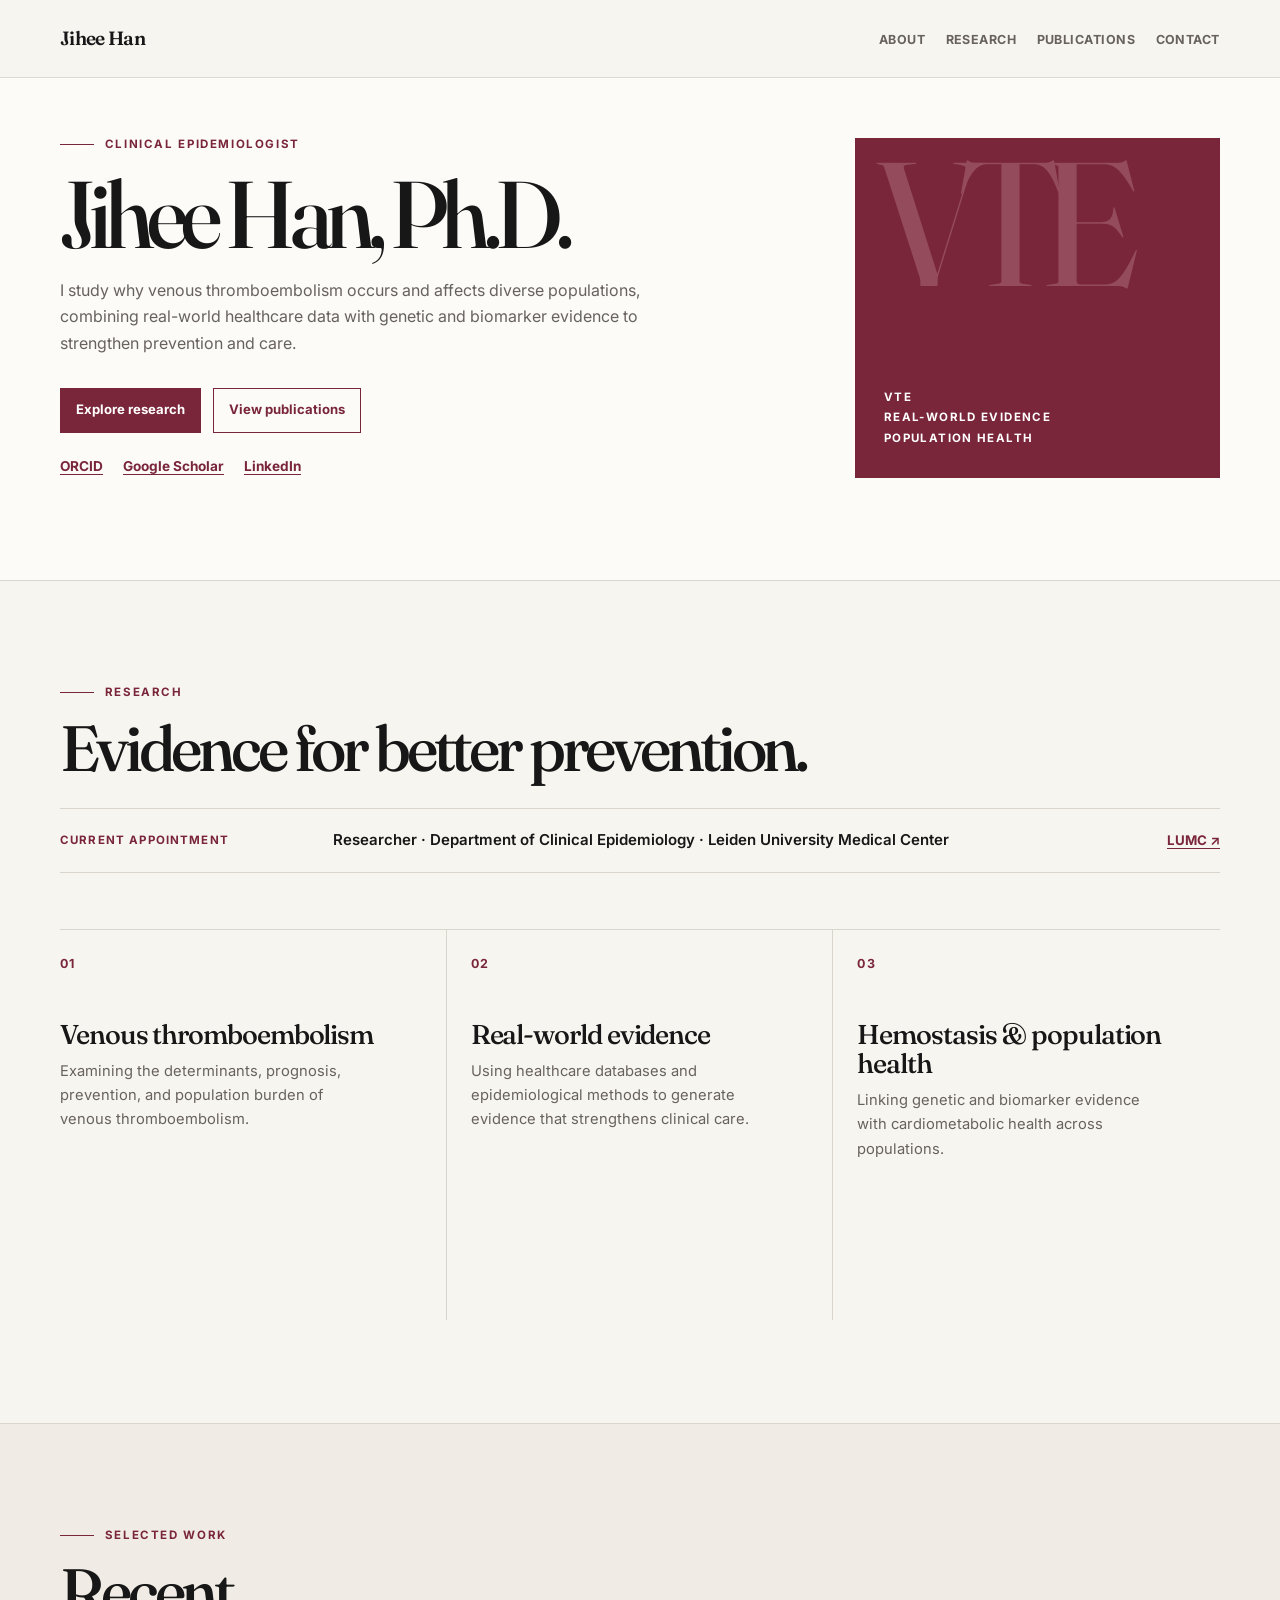
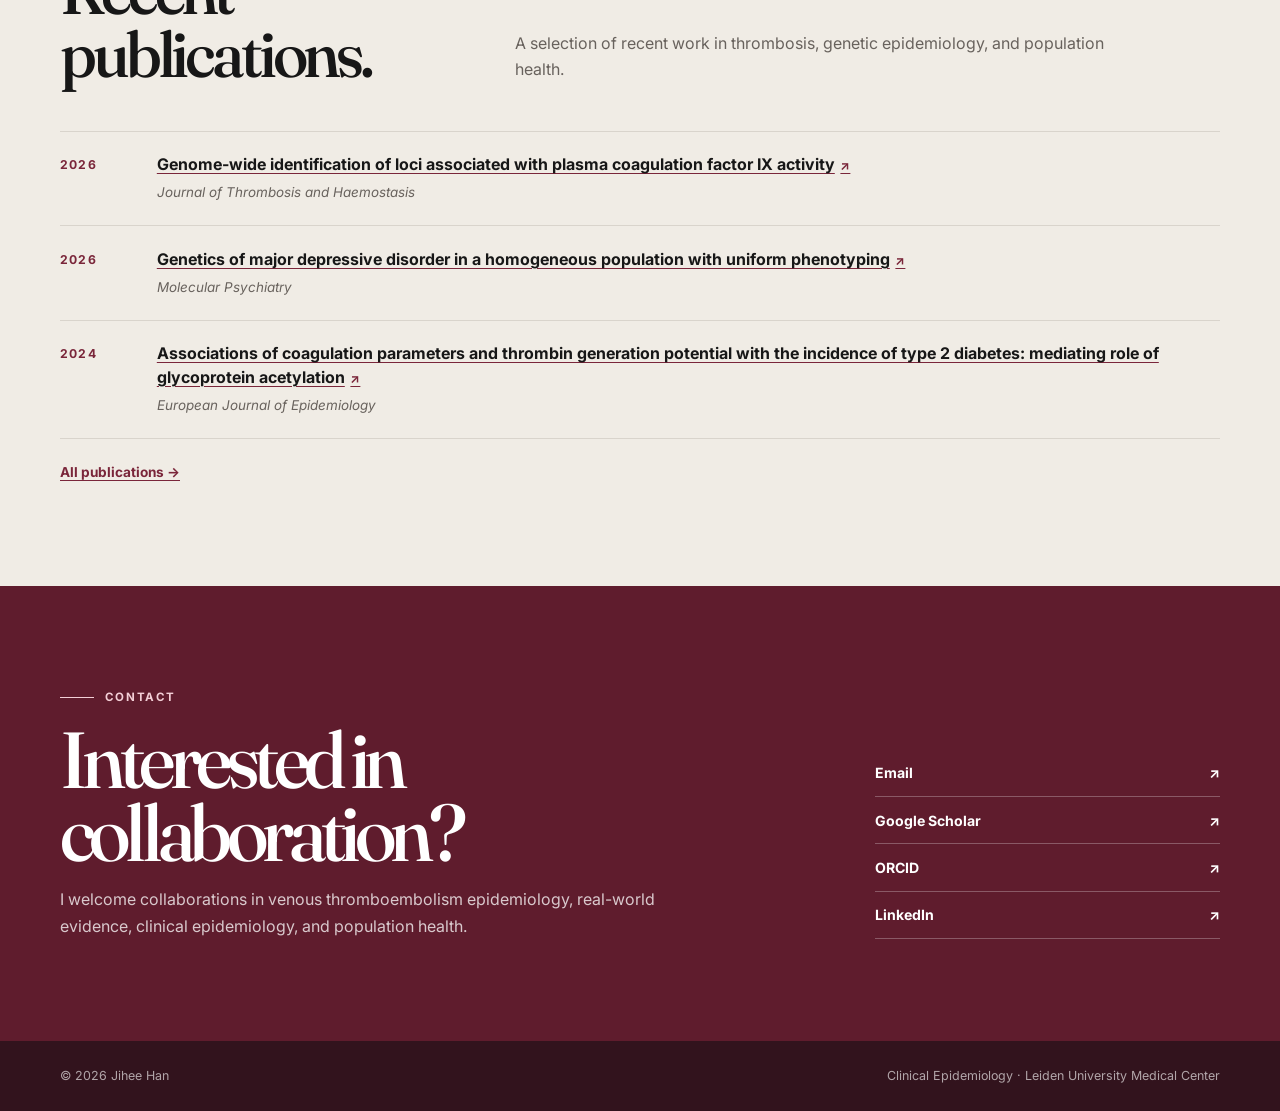
<file: index.html>
<!DOCTYPE html>
<html lang="en">
<head>
  <meta charset="utf-8">
  <meta name="viewport" content="width=device-width, initial-scale=1">
  <meta name="description" content="Jihee Han is a clinical epidemiologist studying venous thromboembolism, hemostasis, real-world data, and population health.">
  <meta property="og:title" content="Jihee Han | Clinical Epidemiologist">
  <meta property="og:description" content="Research portfolio of Jihee Han, clinical epidemiologist at Leiden University Medical Center.">
  <meta property="og:type" content="website">
  <meta property="og:url" content="https://jiheehann.github.io/">
  <title>Jihee Han | Clinical Epidemiologist</title>
  <link rel="preconnect" href="https://fonts.googleapis.com">
  <link rel="preconnect" href="https://fonts.gstatic.com" crossorigin>
  <link href="https://fonts.googleapis.com/css2?family=Fraunces:opsz,wght@9..144,400;9..144,500;9..144,600&amp;family=Inter:wght@400;500;600;700&amp;display=swap" rel="stylesheet">
  <link rel="stylesheet" href="styles.css">
</head>
<body>
  <a class="skip-link" href="#main-content">Skip to content</a>

  <header class="site-header">
    <div class="container header-content">
      <a class="wordmark" href="index.html" aria-current="page">Jihee Han</a>
      <nav class="primary-nav" aria-label="Primary navigation">
        <ul>
          <li><a href="about.html">About</a></li>
          <li><a href="research.html">Research</a></li>
          <li><a href="publications.html">Publications</a></li>
          <li><a href="#contact">Contact</a></li>
        </ul>
      </nav>
    </div>
  </header>

  <main id="main-content">
    <section class="home-hero" aria-labelledby="page-title">
      <div class="container home-hero-grid">
        <div class="hero-copy">
          <p class="eyebrow">Clinical epidemiologist</p>
          <h1 id="page-title">Jihee Han, Ph.D.</h1>
          <p>I study why venous thromboembolism occurs and affects diverse populations, combining real-world healthcare data with genetic and biomarker evidence to strengthen prevention and care.</p>
          <div class="hero-actions">
            <a class="button" href="research.html">Explore research</a>
            <a class="button secondary" href="publications.html">View publications</a>
          </div>
          <div class="profile-links" aria-label="Professional profiles">
            <a href="https://orcid.org/0000-0002-0166-2386" target="_blank" rel="noopener noreferrer">ORCID</a>
            <a href="https://scholar.google.com/citations?user=DNsSAhMAAAAJ&amp;hl=en" target="_blank" rel="noopener noreferrer">Google Scholar</a>
            <a href="https://www.linkedin.com/in/jihee-han-b3298b15b/" target="_blank" rel="noopener noreferrer">LinkedIn</a>
          </div>
        </div>
        <aside class="hero-mark" aria-hidden="true">
          <p>VTE<br>Real-world evidence<br>Population health</p>
        </aside>
      </div>
    </section>

    <section class="section" aria-labelledby="research-overview-heading">
      <div class="container">
        <div class="section-head compact">
          <div>
            <p class="section-label">Research</p>
            <h2 id="research-overview-heading">Evidence for better prevention.</h2>
          </div>
        </div>

        <div class="appointment-line" aria-label="Current affiliation">
          <span>Current appointment</span>
          <p>Researcher · Department of Clinical Epidemiology · Leiden University Medical Center</p>
          <a href="https://www.lumc.nl/en/" target="_blank" rel="noopener noreferrer">LUMC ↗</a>
        </div>

        <div class="focus-grid">
          <article class="focus-card">
            <span class="focus-number">01</span>
            <h3>Venous thromboembolism</h3>
            <p>Examining the determinants, prognosis, prevention, and population burden of venous thromboembolism.</p>
          </article>
          <article class="focus-card">
            <span class="focus-number">02</span>
            <h3>Real-world evidence</h3>
            <p>Using healthcare databases and epidemiological methods to generate evidence that strengthens clinical care.</p>
          </article>
          <article class="focus-card">
            <span class="focus-number">03</span>
            <h3>Hemostasis &amp; population health</h3>
            <p>Linking genetic and biomarker evidence with cardiometabolic health across populations.</p>
          </article>
        </div>
      </div>
    </section>

    <section class="section section-muted" aria-labelledby="selected-work-heading">
      <div class="container">
        <div class="section-head">
          <div>
            <p class="section-label">Selected work</p>
            <h2 id="selected-work-heading">Recent publications.</h2>
          </div>
          <p class="section-intro">A selection of recent work in thrombosis, genetic epidemiology, and population health.</p>
        </div>

        <ol class="featured-publications">
          <li>
            <time datetime="2026">2026</time>
            <div>
              <h3><a href="https://www.jthjournal.org/article/S1538-7836%2825%2900668-3/abstract" target="_blank" rel="noopener noreferrer">Genome-wide identification of loci associated with plasma coagulation factor IX activity</a></h3>
              <p><cite>Journal of Thrombosis and Haemostasis</cite></p>
            </div>
          </li>
          <li>
            <time datetime="2026">2026</time>
            <div>
              <h3><a href="https://www.nature.com/articles/s41380-026-03666-5" target="_blank" rel="noopener noreferrer">Genetics of major depressive disorder in a homogeneous population with uniform phenotyping</a></h3>
              <p><cite>Molecular Psychiatry</cite></p>
            </div>
          </li>
          <li>
            <time datetime="2024">2024</time>
            <div>
              <h3><a href="https://link.springer.com/article/10.1007/s10654-024-01162-0" target="_blank" rel="noopener noreferrer">Associations of coagulation parameters and thrombin generation potential with the incidence of type 2 diabetes: mediating role of glycoprotein acetylation</a></h3>
              <p><cite>European Journal of Epidemiology</cite></p>
            </div>
          </li>
        </ol>

        <div class="profile-links">
          <a href="publications.html">All publications →</a>
        </div>
      </div>
    </section>

    <section id="contact" class="contact-section" aria-labelledby="contact-heading">
      <div class="container contact-panel">
        <div>
          <p class="section-label">Contact</p>
          <h2 id="contact-heading">Interested in collaboration?</h2>
          <p>I welcome collaborations in venous thromboembolism epidemiology, real-world evidence, clinical epidemiology, and population health.</p>
        </div>
        <ul class="contact-links" aria-label="Contact and professional profiles">
          <li><a href="mailto:j.han@lumc.nl">Email</a></li>
          <li><a href="https://scholar.google.com/citations?user=DNsSAhMAAAAJ&amp;hl=en" target="_blank" rel="noopener noreferrer">Google Scholar</a></li>
          <li><a href="https://orcid.org/0000-0002-0166-2386" target="_blank" rel="noopener noreferrer">ORCID</a></li>
          <li><a href="https://www.linkedin.com/in/jihee-han-b3298b15b/" target="_blank" rel="noopener noreferrer">LinkedIn</a></li>
        </ul>
      </div>
    </section>
  </main>

  <footer>
    <div class="container footer-content">
      <span>© 2026 Jihee Han</span>
      <span>Clinical Epidemiology · Leiden University Medical Center</span>
    </div>
  </footer>
</body>
</html>
</file>
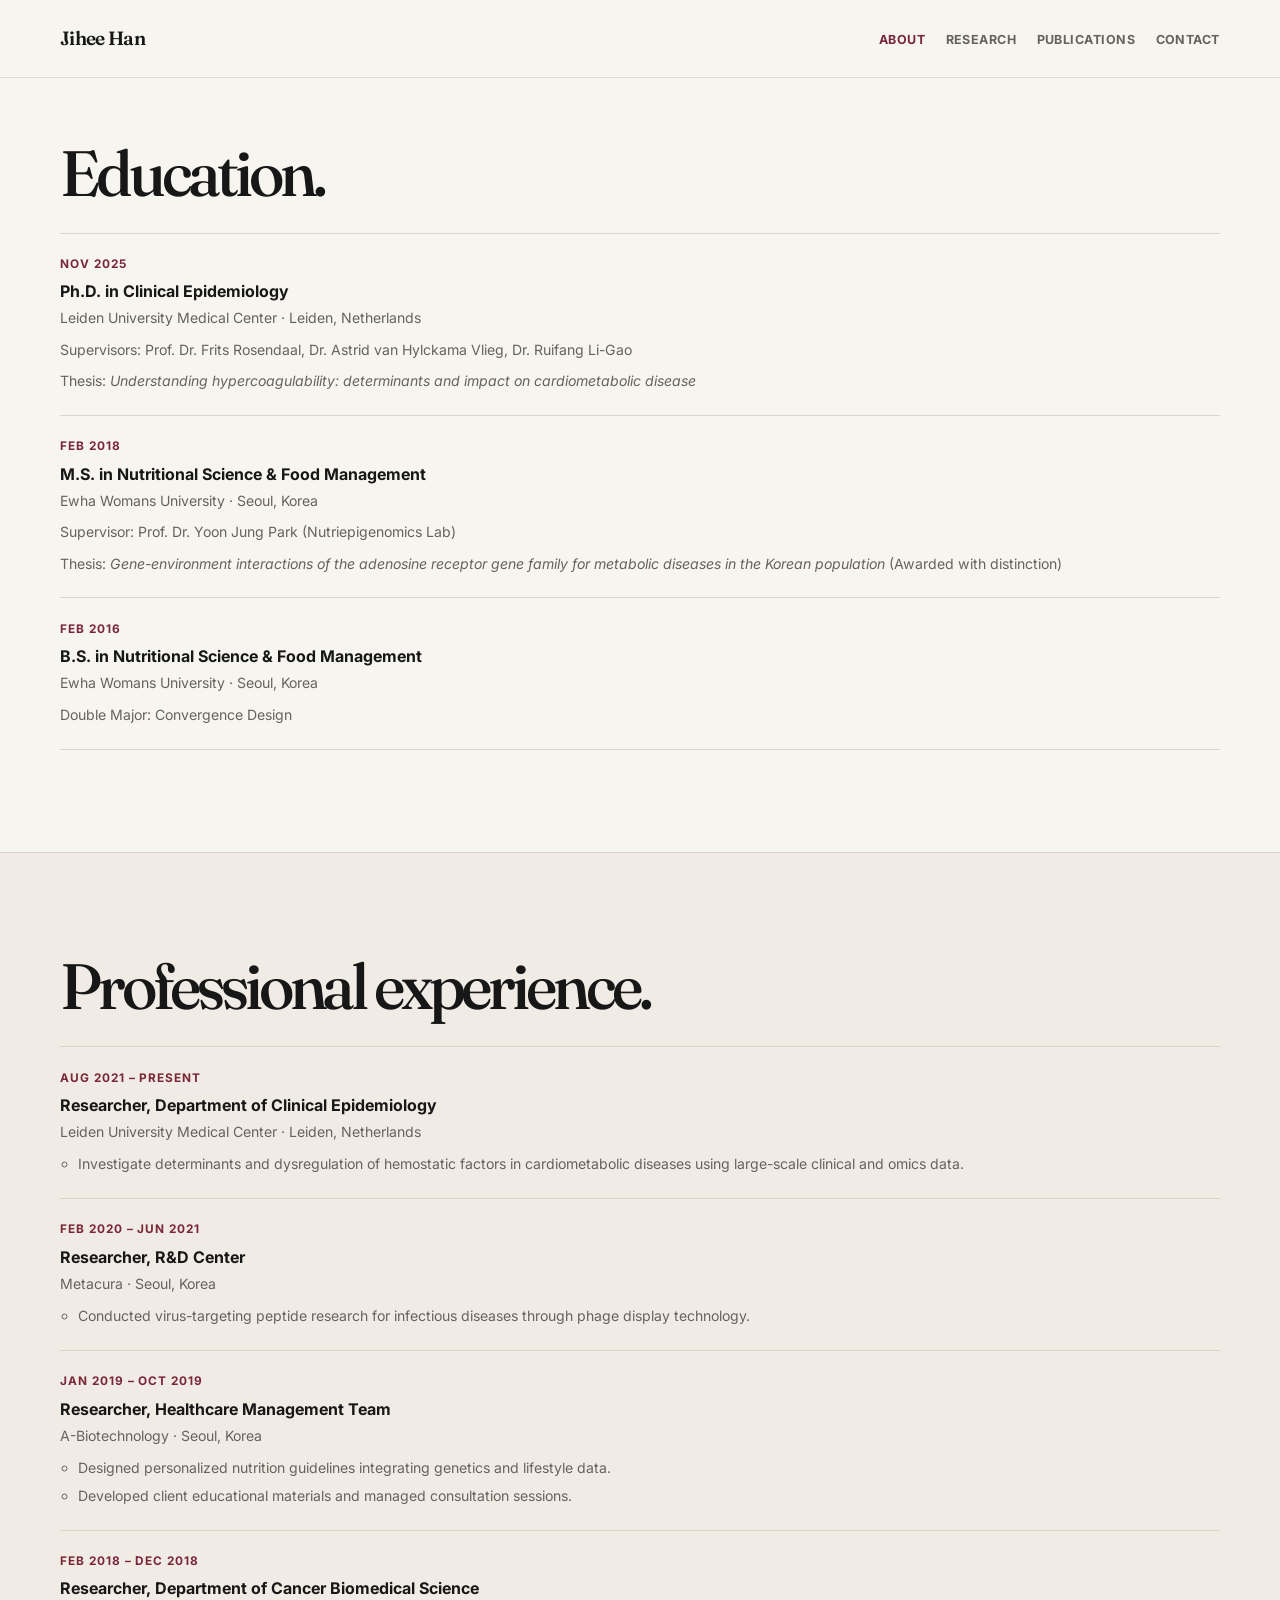
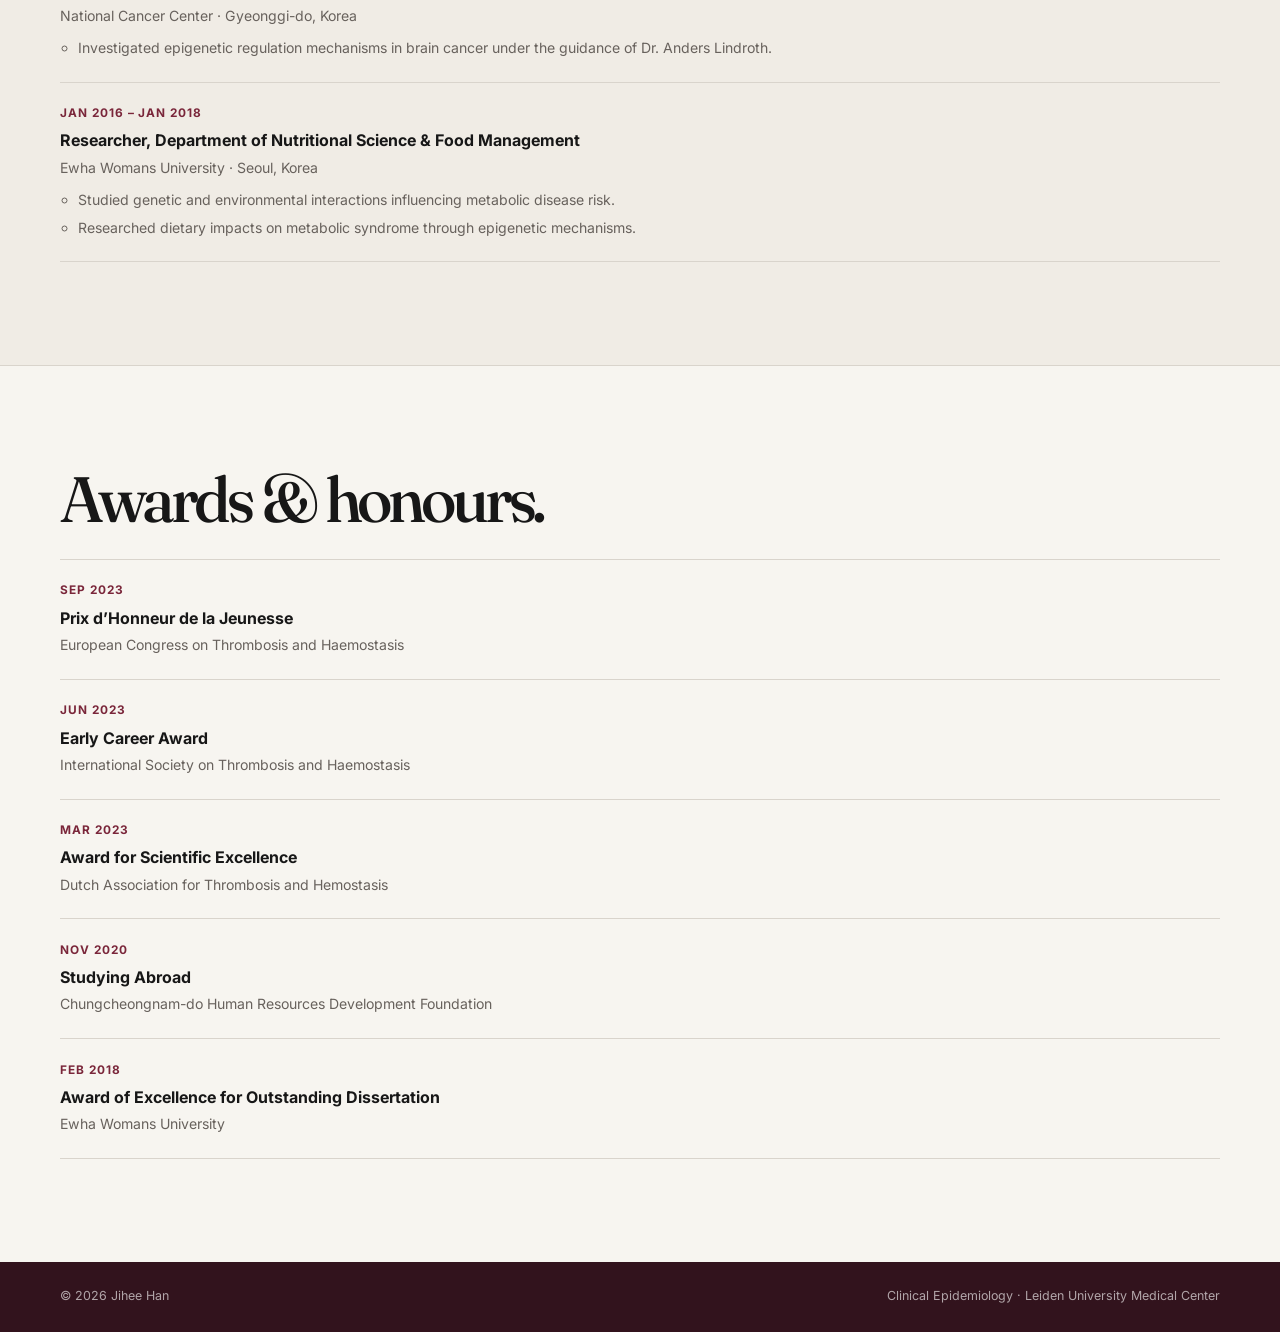
<file: about.html>
<!DOCTYPE html>
<html lang="en">
<head>
  <meta charset="utf-8">
  <meta name="viewport" content="width=device-width, initial-scale=1">
  <meta name="description" content="Education, professional experience, and awards of Jihee Han.">
  <title>About | Jihee Han</title>
  <link rel="preconnect" href="https://fonts.googleapis.com">
  <link rel="preconnect" href="https://fonts.gstatic.com" crossorigin>
  <link href="https://fonts.googleapis.com/css2?family=Fraunces:opsz,wght@9..144,400;9..144,500;9..144,600&amp;family=Inter:wght@400;500;600;700&amp;display=swap" rel="stylesheet">
  <link rel="stylesheet" href="styles.css">
</head>
<body>
  <a class="skip-link" href="#main-content">Skip to content</a>

  <header class="site-header">
    <div class="container header-content">
      <a class="wordmark" href="index.html">Jihee Han</a>
      <nav class="primary-nav" aria-label="Primary navigation">
        <ul>
          <li><a href="about.html" aria-current="page">About</a></li>
          <li><a href="research.html">Research</a></li>
          <li><a href="publications.html">Publications</a></li>
          <li><a href="index.html#contact">Contact</a></li>
        </ul>
      </nav>
    </div>
  </header>

  <main id="main-content">
    <section class="section content-start" aria-labelledby="education-heading">
      <div class="container">
        <div class="section-head compact">
          <h2 id="education-heading">Education.</h2>
        </div>

        <ol class="record-list">
          <li>
            <time class="record-date" datetime="2025-11">Nov 2025</time>
            <div class="record-body">
              <h3>Ph.D. in Clinical Epidemiology</h3>
              <p class="record-place">Leiden University Medical Center · Leiden, Netherlands</p>
              <p>Supervisors: Prof. Dr. Frits Rosendaal, Dr. Astrid van Hylckama Vlieg, Dr. Ruifang Li-Gao</p>
              <p>Thesis: <em>Understanding hypercoagulability: determinants and impact on cardiometabolic disease</em></p>
            </div>
          </li>
          <li>
            <time class="record-date" datetime="2018-02">Feb 2018</time>
            <div class="record-body">
              <h3>M.S. in Nutritional Science &amp; Food Management</h3>
              <p class="record-place">Ewha Womans University · Seoul, Korea</p>
              <p>Supervisor: Prof. Dr. Yoon Jung Park (Nutriepigenomics Lab)</p>
              <p>Thesis: <em>Gene-environment interactions of the adenosine receptor gene family for metabolic diseases in the Korean population</em> (Awarded with distinction)</p>
            </div>
          </li>
          <li>
            <time class="record-date" datetime="2016-02">Feb 2016</time>
            <div class="record-body">
              <h3>B.S. in Nutritional Science &amp; Food Management</h3>
              <p class="record-place">Ewha Womans University · Seoul, Korea</p>
              <p>Double Major: Convergence Design</p>
            </div>
          </li>
        </ol>
      </div>
    </section>

    <section class="section section-muted" aria-labelledby="experience-heading">
      <div class="container">
        <div class="section-head compact">
          <h2 id="experience-heading">Professional experience.</h2>
        </div>

        <ol class="record-list">
          <li>
            <time class="record-date" datetime="2021-08">Aug 2021 – Present</time>
            <div class="record-body">
              <h3>Researcher, Department of Clinical Epidemiology</h3>
              <p class="record-place">Leiden University Medical Center · Leiden, Netherlands</p>
              <ul>
                <li>Investigate determinants and dysregulation of hemostatic factors in cardiometabolic diseases using large-scale clinical and omics data.</li>
              </ul>
            </div>
          </li>
          <li>
            <time class="record-date" datetime="2020-02">Feb 2020 – Jun 2021</time>
            <div class="record-body">
              <h3>Researcher, R&amp;D Center</h3>
              <p class="record-place">Metacura · Seoul, Korea</p>
              <ul>
                <li>Conducted virus-targeting peptide research for infectious diseases through phage display technology.</li>
              </ul>
            </div>
          </li>
          <li>
            <time class="record-date" datetime="2019-01">Jan 2019 – Oct 2019</time>
            <div class="record-body">
              <h3>Researcher, Healthcare Management Team</h3>
              <p class="record-place">A-Biotechnology · Seoul, Korea</p>
              <ul>
                <li>Designed personalized nutrition guidelines integrating genetics and lifestyle data.</li>
                <li>Developed client educational materials and managed consultation sessions.</li>
              </ul>
            </div>
          </li>
          <li>
            <time class="record-date" datetime="2018-02">Feb 2018 – Dec 2018</time>
            <div class="record-body">
              <h3>Researcher, Department of Cancer Biomedical Science</h3>
              <p class="record-place">National Cancer Center · Gyeonggi-do, Korea</p>
              <ul>
                <li>Investigated epigenetic regulation mechanisms in brain cancer under the guidance of Dr. Anders Lindroth.</li>
              </ul>
            </div>
          </li>
          <li>
            <time class="record-date" datetime="2016-01">Jan 2016 – Jan 2018</time>
            <div class="record-body">
              <h3>Researcher, Department of Nutritional Science &amp; Food Management</h3>
              <p class="record-place">Ewha Womans University · Seoul, Korea</p>
              <ul>
                <li>Studied genetic and environmental interactions influencing metabolic disease risk.</li>
                <li>Researched dietary impacts on metabolic syndrome through epigenetic mechanisms.</li>
              </ul>
            </div>
          </li>
        </ol>
      </div>
    </section>

    <section class="section" aria-labelledby="awards-heading">
      <div class="container">
        <div class="section-head compact">
          <h2 id="awards-heading">Awards &amp; honours.</h2>
        </div>

        <ol class="record-list">
          <li>
            <time class="record-date" datetime="2023-09">Sep 2023</time>
            <div class="record-body">
              <h3>Prix d’Honneur de la Jeunesse</h3>
              <p class="record-place">European Congress on Thrombosis and Haemostasis</p>
            </div>
          </li>
          <li>
            <time class="record-date" datetime="2023-06">Jun 2023</time>
            <div class="record-body">
              <h3>Early Career Award</h3>
              <p class="record-place">International Society on Thrombosis and Haemostasis</p>
            </div>
          </li>
          <li>
            <time class="record-date" datetime="2023-03">Mar 2023</time>
            <div class="record-body">
              <h3>Award for Scientific Excellence</h3>
              <p class="record-place">Dutch Association for Thrombosis and Hemostasis</p>
            </div>
          </li>
          <li>
            <time class="record-date" datetime="2020-11">Nov 2020</time>
            <div class="record-body">
              <h3>Studying Abroad</h3>
              <p class="record-place">Chungcheongnam-do Human Resources Development Foundation</p>
            </div>
          </li>
          <li>
            <time class="record-date" datetime="2018-02">Feb 2018</time>
            <div class="record-body">
              <h3>Award of Excellence for Outstanding Dissertation</h3>
              <p class="record-place">Ewha Womans University</p>
            </div>
          </li>
        </ol>
      </div>
    </section>
  </main>

  <footer>
    <div class="container footer-content">
      <span>© 2026 Jihee Han</span>
      <span>Clinical Epidemiology · Leiden University Medical Center</span>
    </div>
  </footer>
</body>
</html>
</file>
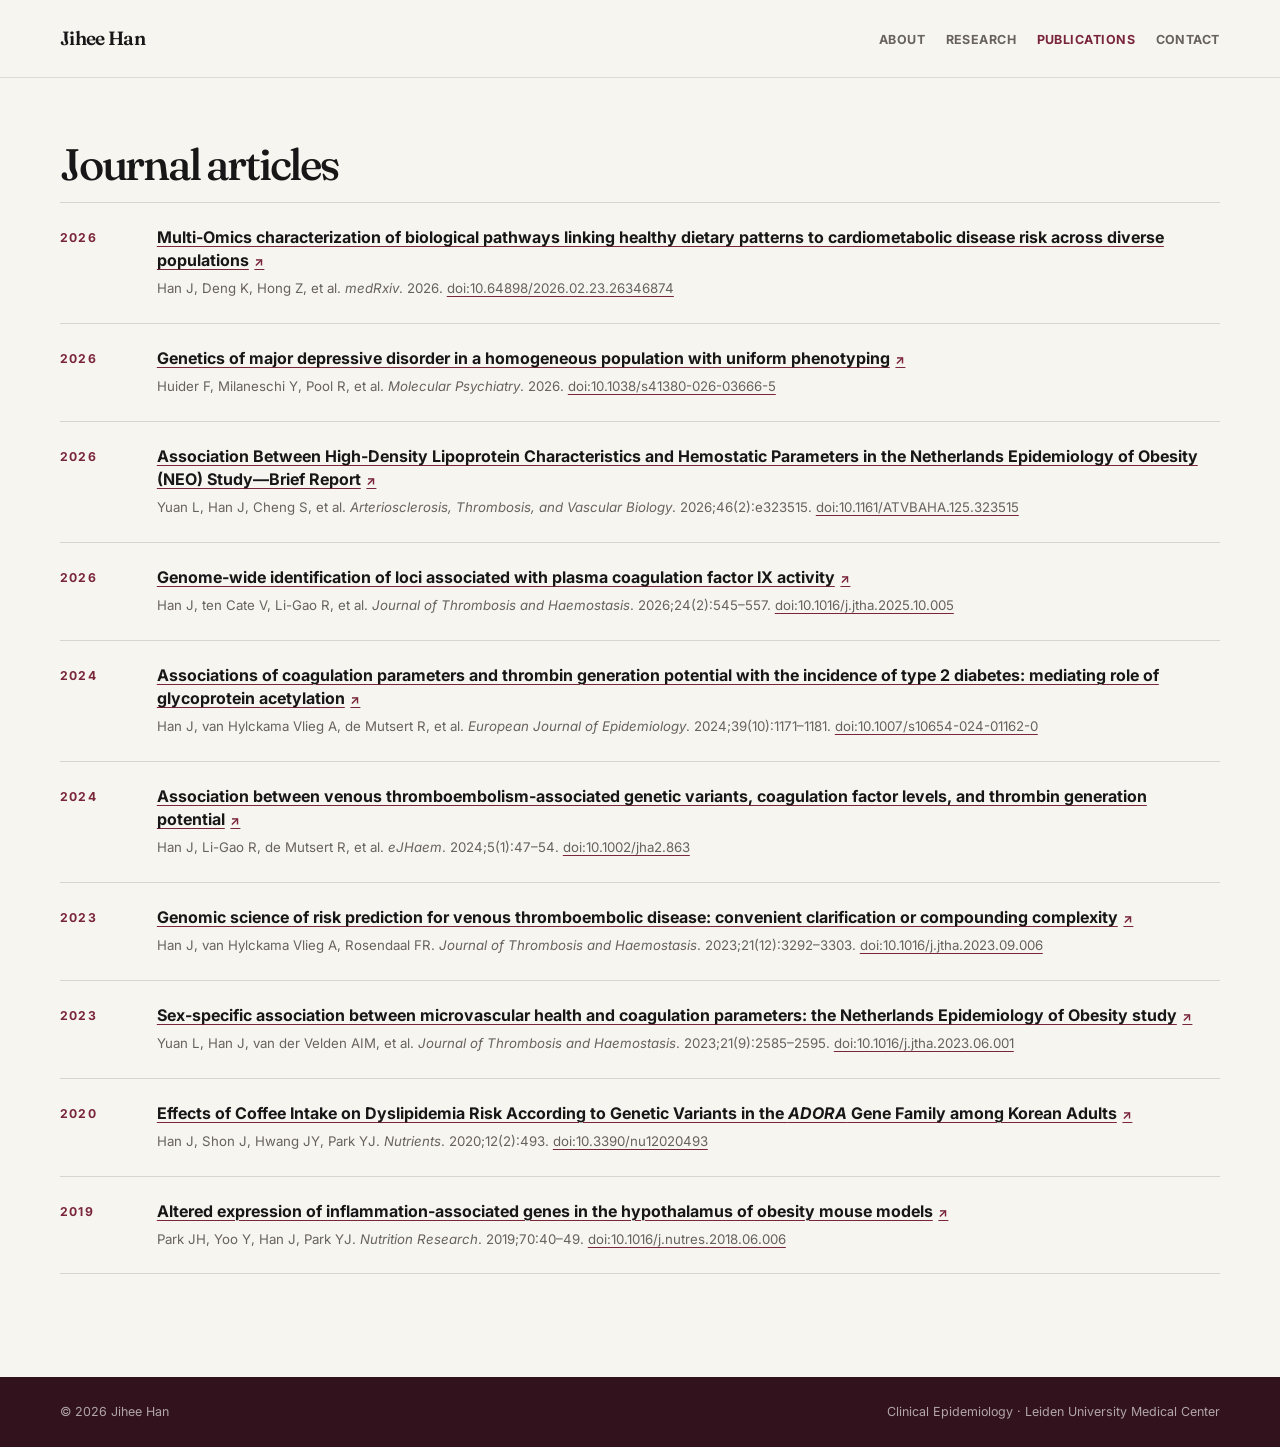
<file: publications.html>
<!DOCTYPE html>
<html lang="en">
<head>
  <meta charset="utf-8">
  <meta name="viewport" content="width=device-width, initial-scale=1">
  <meta name="description" content="Complete publications list for Jihee Han, clinical epidemiologist.">
  <title>Publications | Jihee Han</title>
  <link rel="preconnect" href="https://fonts.googleapis.com">
  <link rel="preconnect" href="https://fonts.gstatic.com" crossorigin>
  <link href="https://fonts.googleapis.com/css2?family=Fraunces:opsz,wght@9..144,400;9..144,500;9..144,600&amp;family=Inter:wght@400;500;600;700&amp;display=swap" rel="stylesheet">
  <link rel="stylesheet" href="styles.css">
</head>
<body>
  <a class="skip-link" href="#main-content">Skip to content</a>

  <header class="site-header">
    <div class="container header-content">
      <a class="wordmark" href="index.html">Jihee Han</a>
      <nav class="primary-nav" aria-label="Primary navigation">
        <ul>
          <li><a href="about.html">About</a></li>
          <li><a href="research.html">Research</a></li>
          <li><a href="publications.html" aria-current="page">Publications</a></li>
          <li><a href="index.html#contact">Contact</a></li>
        </ul>
      </nav>
    </div>
  </header>

  <main id="main-content">
    <section class="section content-start" aria-labelledby="journal-articles-heading">
      <div class="container">
        <div class="publication-section">
          <div class="publication-section-head">
            <h2 id="journal-articles-heading">Journal articles</h2>
          </div>
          <ol class="publication-list">
            <li>
              <time class="publication-year" datetime="2026">2026</time>
              <div>
                <h3><a href="https://www.medrxiv.org/content/10.64898/2026.02.23.26346874v1" target="_blank" rel="noopener noreferrer">Multi-Omics characterization of biological pathways linking healthy dietary patterns to cardiometabolic disease risk across diverse populations</a></h3>
                <p class="publication-citation">Han J, Deng K, Hong Z, et al. <cite>medRxiv</cite>. 2026. <a class="doi" href="https://doi.org/10.64898/2026.02.23.26346874" target="_blank" rel="noopener noreferrer">doi:10.64898/2026.02.23.26346874</a></p>
              </div>
            </li>
            <li>
              <time class="publication-year" datetime="2026">2026</time>
              <div>
                <h3><a href="https://www.nature.com/articles/s41380-026-03666-5" target="_blank" rel="noopener noreferrer">Genetics of major depressive disorder in a homogeneous population with uniform phenotyping</a></h3>
                <p class="publication-citation">Huider F, Milaneschi Y, Pool R, et al. <cite>Molecular Psychiatry</cite>. 2026. <a class="doi" href="https://doi.org/10.1038/s41380-026-03666-5" target="_blank" rel="noopener noreferrer">doi:10.1038/s41380-026-03666-5</a></p>
              </div>
            </li>
            <li>
              <time class="publication-year" datetime="2026">2026</time>
              <div>
                <h3><a href="https://www.ahajournals.org/doi/10.1161/ATVBAHA.125.323515" target="_blank" rel="noopener noreferrer">Association Between High-Density Lipoprotein Characteristics and Hemostatic Parameters in the Netherlands Epidemiology of Obesity (NEO) Study—Brief Report</a></h3>
                <p class="publication-citation">Yuan L, Han J, Cheng S, et al. <cite>Arteriosclerosis, Thrombosis, and Vascular Biology</cite>. 2026;46(2):e323515. <a class="doi" href="https://doi.org/10.1161/ATVBAHA.125.323515" target="_blank" rel="noopener noreferrer">doi:10.1161/ATVBAHA.125.323515</a></p>
              </div>
            </li>
            <li>
              <time class="publication-year" datetime="2026">2026</time>
              <div>
                <h3><a href="https://www.jthjournal.org/article/S1538-7836%2825%2900668-3/abstract" target="_blank" rel="noopener noreferrer">Genome-wide identification of loci associated with plasma coagulation factor IX activity</a></h3>
                <p class="publication-citation">Han J, ten Cate V, Li-Gao R, et al. <cite>Journal of Thrombosis and Haemostasis</cite>. 2026;24(2):545–557. <a class="doi" href="https://doi.org/10.1016/j.jtha.2025.10.005" target="_blank" rel="noopener noreferrer">doi:10.1016/j.jtha.2025.10.005</a></p>
              </div>
            </li>
            <li>
              <time class="publication-year" datetime="2024">2024</time>
              <div>
                <h3><a href="https://link.springer.com/article/10.1007/s10654-024-01162-0" target="_blank" rel="noopener noreferrer">Associations of coagulation parameters and thrombin generation potential with the incidence of type 2 diabetes: mediating role of glycoprotein acetylation</a></h3>
                <p class="publication-citation">Han J, van Hylckama Vlieg A, de Mutsert R, et al. <cite>European Journal of Epidemiology</cite>. 2024;39(10):1171–1181. <a class="doi" href="https://doi.org/10.1007/s10654-024-01162-0" target="_blank" rel="noopener noreferrer">doi:10.1007/s10654-024-01162-0</a></p>
              </div>
            </li>
            <li>
              <time class="publication-year" datetime="2024">2024</time>
              <div>
                <h3><a href="https://onlinelibrary.wiley.com/doi/10.1002/jha2.863" target="_blank" rel="noopener noreferrer">Association between venous thromboembolism-associated genetic variants, coagulation factor levels, and thrombin generation potential</a></h3>
                <p class="publication-citation">Han J, Li-Gao R, de Mutsert R, et al. <cite>eJHaem</cite>. 2024;5(1):47–54. <a class="doi" href="https://doi.org/10.1002/jha2.863" target="_blank" rel="noopener noreferrer">doi:10.1002/jha2.863</a></p>
              </div>
            </li>
            <li>
              <time class="publication-year" datetime="2023">2023</time>
              <div>
                <h3><a href="https://www.jthjournal.org/article/S1538-7836%2823%2900704-3/fulltext" target="_blank" rel="noopener noreferrer">Genomic science of risk prediction for venous thromboembolic disease: convenient clarification or compounding complexity</a></h3>
                <p class="publication-citation">Han J, van Hylckama Vlieg A, Rosendaal FR. <cite>Journal of Thrombosis and Haemostasis</cite>. 2023;21(12):3292–3303. <a class="doi" href="https://doi.org/10.1016/j.jtha.2023.09.006" target="_blank" rel="noopener noreferrer">doi:10.1016/j.jtha.2023.09.006</a></p>
              </div>
            </li>
            <li>
              <time class="publication-year" datetime="2023">2023</time>
              <div>
                <h3><a href="https://www.jthjournal.org/article/S1538-7836%2823%2900442-7/fulltext" target="_blank" rel="noopener noreferrer">Sex-specific association between microvascular health and coagulation parameters: the Netherlands Epidemiology of Obesity study</a></h3>
                <p class="publication-citation">Yuan L, Han J, van der Velden AIM, et al. <cite>Journal of Thrombosis and Haemostasis</cite>. 2023;21(9):2585–2595. <a class="doi" href="https://doi.org/10.1016/j.jtha.2023.06.001" target="_blank" rel="noopener noreferrer">doi:10.1016/j.jtha.2023.06.001</a></p>
              </div>
            </li>
            <li>
              <time class="publication-year" datetime="2020">2020</time>
              <div>
                <h3><a href="https://www.mdpi.com/2072-6643/12/2/493" target="_blank" rel="noopener noreferrer">Effects of Coffee Intake on Dyslipidemia Risk According to Genetic Variants in the <em>ADORA</em> Gene Family among Korean Adults</a></h3>
                <p class="publication-citation">Han J, Shon J, Hwang JY, Park YJ. <cite>Nutrients</cite>. 2020;12(2):493. <a class="doi" href="https://doi.org/10.3390/nu12020493" target="_blank" rel="noopener noreferrer">doi:10.3390/nu12020493</a></p>
              </div>
            </li>
            <li>
              <time class="publication-year" datetime="2019">2019</time>
              <div>
                <h3><a href="https://doi.org/10.1016/j.nutres.2018.06.006" target="_blank" rel="noopener noreferrer">Altered expression of inflammation-associated genes in the hypothalamus of obesity mouse models</a></h3>
                <p class="publication-citation">Park JH, Yoo Y, Han J, Park YJ. <cite>Nutrition Research</cite>. 2019;70:40–49. <a class="doi" href="https://doi.org/10.1016/j.nutres.2018.06.006" target="_blank" rel="noopener noreferrer">doi:10.1016/j.nutres.2018.06.006</a></p>
              </div>
            </li>
          </ol>
        </div>

      </div>
    </section>
  </main>

  <footer>
    <div class="container footer-content">
      <span>© 2026 Jihee Han</span>
      <span>Clinical Epidemiology · Leiden University Medical Center</span>
    </div>
  </footer>
</body>
</html>
</file>
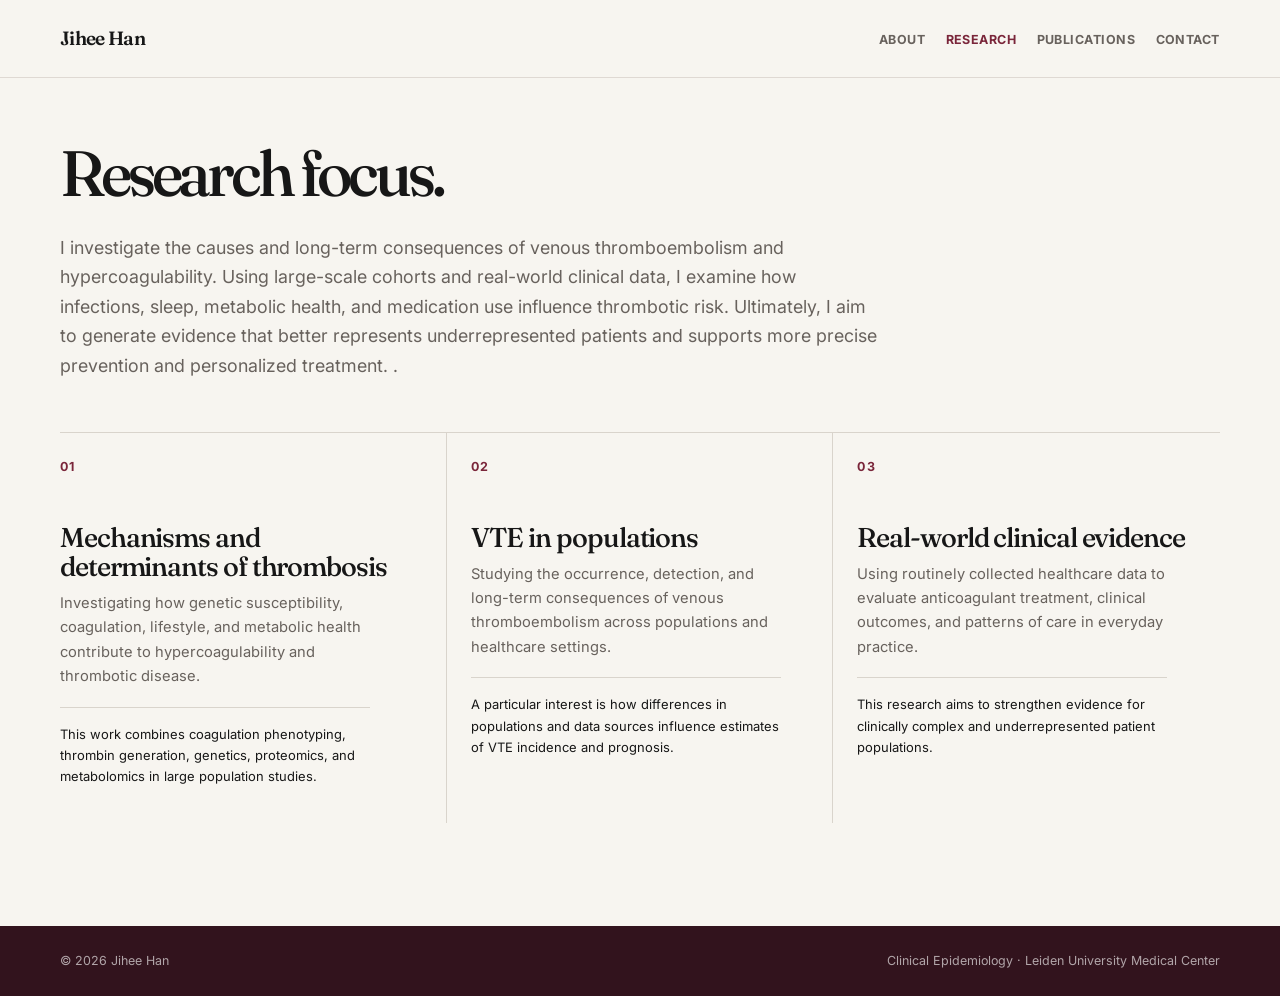
<file: research.html>
<!DOCTYPE html>
<html lang="en">
<head>
  <meta charset="utf-8">
  <meta name="viewport" content="width=device-width, initial-scale=1">
  <meta
    name="description"
    content="Research by Jihee Han on venous thromboembolism, hemostasis, population health, and real-world clinical evidence."
  >
  <title>Research | Jihee Han</title>

  <link rel="preconnect" href="https://fonts.googleapis.com">
  <link rel="preconnect" href="https://fonts.gstatic.com" crossorigin>
  <link
    href="https://fonts.googleapis.com/css2?family=Fraunces:opsz,wght@9..144,400;9..144,500;9..144,600&amp;family=Inter:wght@400;500;600;700&amp;display=swap"
    rel="stylesheet"
  >
  <link rel="stylesheet" href="styles.css">
</head>

<body>
  <a class="skip-link" href="#main-content">Skip to content</a>

  <header class="site-header">
    <div class="container header-content">
      <a class="wordmark" href="index.html">Jihee Han</a>

      <nav class="primary-nav" aria-label="Primary navigation">
        <ul>
          <li><a href="about.html">About</a></li>
          <li>
            <a href="research.html" aria-current="page">Research</a>
          </li>
          <li><a href="publications.html">Publications</a></li>
          <li><a href="index.html#contact">Contact</a></li>
        </ul>
      </nav>
    </div>
  </header>

  <main id="main-content">
    <section
      class="section content-start"
      aria-labelledby="focus-heading"
    >
      <div class="container">
        <div class="section-head compact">
          <h2 id="focus-heading">Research focus.</h2>
        </div>

        <div class="research-intro">
          <p>
            I investigate the causes and long-term consequences of venous thromboembolism
            and hypercoagulability. Using large-scale cohorts and real-world clinical data,
            I examine how infections, sleep, metabolic health, and medication use influence
            thrombotic risk. Ultimately, I aim to generate evidence that better represents
            underrepresented patients and supports more precise prevention and personalized treatment.
.
          </p>
        </div>

        <div class="focus-grid">
          <article class="focus-card">
            <span class="focus-number">01</span>
            <h3>Mechanisms and determinants of thrombosis</h3>
            <p>
              Investigating how genetic susceptibility, coagulation, lifestyle, and
              metabolic health contribute to hypercoagulability and thrombotic disease.
            </p>
            <p class="focus-detail">
              This work combines coagulation phenotyping, thrombin generation, genetics,
              proteomics, and metabolomics in large population studies.
            </p>
          </article>

          <article class="focus-card">
            <span class="focus-number">02</span>
            <h3>VTE in populations</h3>
            <p>
              Studying the occurrence, detection, and long-term consequences of venous
              thromboembolism across populations and healthcare settings.
            </p>
            <p class="focus-detail">
              A particular interest is how differences in populations and data sources
              influence estimates of VTE incidence and prognosis.
            </p>
          </article>

          <article class="focus-card">
            <span class="focus-number">03</span>
            <h3>Real-world clinical evidence</h3>
            <p>
              Using routinely collected healthcare data to evaluate anticoagulant
              treatment, clinical outcomes, and patterns of care in everyday practice.
            </p>
            <p class="focus-detail">
              This research aims to strengthen evidence for clinically complex and
              underrepresented patient populations.
            </p>
          </article>
        </div>
      </div>
    </section>

  </main>

  <footer>
    <div class="container footer-content">
      <span>© 2026 Jihee Han</span>
      <span>
        Clinical Epidemiology · Leiden University Medical Center
      </span>
    </div>
  </footer>
</body>
</html>
</file>
<file: styles.css>
:root {
  --bg: #f7f5f0;
  --surface: #fcfbf8;
  --surface-muted: #f0ece5;
  --ink: #171717;
  --muted: #68625d;
  --line: #d9d4cc;
  --forest: #7a263a;
  --forest-dark: #5f1c2d;
  --clay: #7a263a;
  --clay-soft: #f1e4e7;
  --max-width: 1160px;
  --serif: "Fraunces", Georgia, "Times New Roman", serif;
  --sans: "Inter", -apple-system, BlinkMacSystemFont, "Segoe UI", Arial, sans-serif;
}

* {
  box-sizing: border-box;
}

html {
  scroll-behavior: smooth;
}

body {
  margin: 0;
  color: var(--ink);
  background: var(--bg);
  font-family: var(--sans);
  font-size: 16px;
  font-synthesis: none;
  line-height: 1.65;
}

a {
  color: inherit;
  text-decoration-color: var(--clay);
  text-decoration-thickness: 1px;
  text-underline-offset: 0.2em;
}

a:hover {
  color: var(--clay);
}

a:focus-visible {
  outline: 3px solid var(--clay);
  outline-offset: 4px;
}

h1,
h2,
h3,
h4,
p {
  margin-top: 0;
}

h1,
h2,
h3,
h4 {
  font-family: var(--serif);
  font-weight: 500;
}

.container {
  width: min(var(--max-width), calc(100% - 3rem));
  margin: 0 auto;
}

.skip-link {
  position: absolute;
  top: -5rem;
  left: 1rem;
  z-index: 100;
  padding: 0.65rem 0.9rem;
  color: white;
  background: var(--forest-dark);
  text-decoration: none;
}

.skip-link:focus {
  top: 1rem;
}

.site-header {
  position: sticky;
  top: 0;
  z-index: 20;
  border-bottom: 1px solid color-mix(in srgb, var(--line) 82%, transparent);
  background: color-mix(in srgb, var(--bg) 92%, transparent);
  backdrop-filter: blur(12px);
}

.header-content {
  display: flex;
  align-items: center;
  justify-content: space-between;
  min-height: 4.8rem;
  gap: 1.5rem;
}

.wordmark {
  color: var(--ink);
  font-family: var(--serif);
  font-size: 1.2rem;
  font-weight: 600;
  letter-spacing: -0.035em;
  text-decoration: none;
  white-space: nowrap;
}

.primary-nav ul {
  display: flex;
  flex-wrap: wrap;
  justify-content: flex-end;
  gap: 0.35rem 1.25rem;
  margin: 0;
  padding: 0;
  list-style: none;
}

.primary-nav a {
  color: var(--muted);
  font-size: 0.78rem;
  font-weight: 700;
  letter-spacing: 0.04em;
  text-decoration: none;
  text-transform: uppercase;
}

.primary-nav a:hover,
.primary-nav a[aria-current="page"] {
  color: var(--forest);
}

.eyebrow,
.section-label {
  display: flex;
  align-items: center;
  gap: 0.7rem;
  margin-bottom: 0.95rem;
  color: var(--clay);
  font-size: 0.72rem;
  font-weight: 700;
  letter-spacing: 0.14em;
  text-transform: uppercase;
}

.eyebrow::before,
.section-label::before {
  width: 2.1rem;
  height: 1px;
  background: currentColor;
  content: "";
}

.home-hero {
  overflow: hidden;
  border-bottom: 1px solid var(--line);
  background: var(--surface);
}

.home-hero-grid {
  display: grid;
  grid-template-columns: minmax(0, 1.45fr) minmax(285px, 0.75fr);
  gap: clamp(2.5rem, 7vw, 7rem);
  align-items: end;
  padding: clamp(3rem, 4.5vw, 5rem) 0 clamp(4.5rem, 8vw, 6.5rem);
}

h1 {
  max-width: 760px;
  margin-bottom: 1.25rem;
  font-size: clamp(3.5rem, 7.4vw, 6.6rem);
  letter-spacing: -0.07em;
  line-height: 0.92;
}

.hero-statement {
  max-width: 760px;
  margin-bottom: 1.4rem;
  font-family: var(--serif);
  font-size: clamp(1.55rem, 3.1vw, 2.45rem);
  letter-spacing: -0.035em;
  line-height: 1.18;
}

.hero-copy > p:not(.eyebrow):not(.hero-statement) {
  max-width: 615px;
  margin-bottom: 2rem;
  color: var(--muted);
}

.hero-mark {
  position: relative;
  display: flex;
  min-height: 340px;
  align-items: flex-end;
  padding: 1.8rem;
  overflow: hidden;
  color: white;
  background: var(--forest);
}

.hero-mark::before {
  position: absolute;
  top: 1.4rem;
  left: 1.35rem;
  color: #f3cfd7;
  font-family: var(--serif);
  font-size: clamp(7rem, 14vw, 11rem);
  letter-spacing: -0.13em;
  line-height: 0.72;
  content: "VTE";
  opacity: 0.22;
}

.hero-mark p {
  position: relative;
  max-width: 190px;
  margin: 0;
  font-size: 0.72rem;
  font-weight: 700;
  letter-spacing: 0.12em;
  line-height: 1.8;
  text-transform: uppercase;
}

.hero-actions {
  display: flex;
  flex-wrap: wrap;
  align-items: center;
  gap: 0.7rem;
}

.button {
  display: inline-flex;
  align-items: center;
  justify-content: center;
  min-height: 2.8rem;
  padding: 0.6rem 0.95rem;
  border: 1px solid var(--forest);
  color: white;
  background: var(--forest);
  font-size: 0.82rem;
  font-weight: 700;
  text-decoration: none;
  transition: background 150ms ease, border-color 150ms ease, color 150ms ease;
}

.button:hover {
  border-color: var(--clay);
  color: white;
  background: var(--clay);
}

.button.secondary {
  color: var(--forest);
  background: transparent;
}

.button.secondary:hover {
  color: white;
  background: var(--forest);
}

.page-hero {
  border-bottom: 1px solid var(--line);
  background: var(--surface);
}

.page-hero-content {
  max-width: 790px;
  padding: clamp(4rem, 8vw, 6.75rem) 0 clamp(3.75rem, 7vw, 5.75rem);
}

.page-hero h1 {
  margin-bottom: 1.2rem;
  font-size: clamp(3.2rem, 6.4vw, 5.7rem);
}

.page-intro {
  max-width: 665px;
  margin-bottom: 0;
  color: var(--muted);
  font-family: var(--serif);
  font-size: clamp(1.25rem, 2.2vw, 1.65rem);
  letter-spacing: -0.02em;
  line-height: 1.42;
}

.section {
  padding: clamp(4.25rem, 8vw, 6.75rem) 0;
}

.content-start.section {
  padding-top: clamp(2.5rem, 5vw, 4rem);
}

.section + .section {
  border-top: 1px solid var(--line);
}

.section-muted {
  background: var(--surface-muted);
}

.section-head {
  display: grid;
  grid-template-columns: minmax(220px, 0.75fr) minmax(0, 1.25fr);
  gap: 2rem;
  align-items: end;
  margin-bottom: 2.8rem;
}

.section-head h2 {
  margin-bottom: 0;
  font-size: clamp(2.4rem, 5vw, 4.15rem);
  letter-spacing: -0.065em;
  line-height: 0.98;
}

.section-head.compact {
  display: block;
  margin-bottom: 1.75rem;
}

.section-intro {
  max-width: 625px;
  margin: 0 0 0.2rem;
  color: var(--muted);
}

.research-intro {
  max-width: 820px;
  margin: 0 0 3.25rem;
}

.research-intro p {
  margin: 0;
  color: var(--muted);
  font-family: var(--sans);
  font-size: clamp(1rem, 1.4vw, 1.12rem);
  line-height: 1.65;
}

.focus-grid {
  display: grid;
  grid-template-columns: repeat(3, minmax(0, 1fr));
  border-top: 1px solid var(--line);
}

.focus-card {
  min-height: 390px;
  padding: 1.5rem 1.5rem 1.5rem 0;
  border-right: 1px solid var(--line);
}

.focus-card + .focus-card {
  padding-left: 1.5rem;
}

.focus-card:last-child {
  border-right: 0;
}

.focus-number {
  display: block;
  margin-bottom: 2.8rem;
  color: var(--clay);
  font-size: 0.78rem;
  font-weight: 700;
  letter-spacing: 0.12em;
}

.focus-card h3 {
  margin-bottom: 0.6rem;
  font-size: 1.7rem;
  letter-spacing: -0.04em;
  line-height: 1.08;
}

.focus-card p {
  max-width: 310px;
  margin-bottom: 0;
  color: var(--muted);
  font-size: 0.92rem;
}

.focus-card .focus-detail {
  margin-top: 1.15rem;
  padding-top: 1rem;
  border-top: 1px solid var(--line);
  color: var(--ink);
  font-size: 0.81rem;
  line-height: 1.65;
}

.appointment-line {
  display: grid;
  grid-template-columns: minmax(145px, 0.3fr) minmax(0, 1fr) auto;
  gap: 1rem 2rem;
  align-items: center;
  margin-bottom: 3.5rem;
  padding: 1.2rem 0;
  border-top: 1px solid var(--line);
  border-bottom: 1px solid var(--line);
}

.appointment-line span {
  color: var(--clay);
  font-size: 0.72rem;
  font-weight: 700;
  letter-spacing: 0.1em;
  text-transform: uppercase;
}

.appointment-line p {
  margin: 0;
  font-size: 0.94rem;
  font-weight: 600;
}

.appointment-line a {
  color: var(--forest);
  font-size: 0.83rem;
  font-weight: 700;
  white-space: nowrap;
}

.featured-publications {
  margin: 0;
  padding: 0;
  border-top: 1px solid var(--line);
  list-style: none;
}

.featured-publications li {
  display: grid;
  grid-template-columns: 4.8rem minmax(0, 1fr);
  gap: 1.25rem;
  padding: 1.35rem 0;
  border-bottom: 1px solid var(--line);
}

.featured-publications time {
  padding-top: 0.12rem;
  color: var(--clay);
  font-size: 0.76rem;
  font-weight: 700;
  letter-spacing: 0.1em;
}

.featured-publications h3 {
  margin-bottom: 0.32rem;
  font-family: var(--sans);
  font-size: 1rem;
  font-weight: 700;
  line-height: 1.45;
}

.featured-publications h3 a::after {
  margin-left: 0.35rem;
  color: var(--clay);
  font-size: 0.78em;
  content: "↗";
}

.featured-publications p {
  margin: 0;
  color: var(--muted);
  font-size: 0.84rem;
}

.record-layout {
  display: grid;
  grid-template-columns: repeat(2, minmax(0, 1fr));
  gap: clamp(2.5rem, 7vw, 6rem);
}

.record-layout .record-group:last-child {
  grid-column: 1 / -1;
}

.record-group > h2,
.record-group > h3 {
  margin-bottom: 1rem;
  font-family: var(--sans);
  font-size: 0.76rem;
  font-weight: 700;
  letter-spacing: 0.1em;
  text-transform: uppercase;
}

.record-list,
.publication-list {
  margin: 0;
  padding: 0;
  border-top: 1px solid var(--line);
  list-style: none;
}

.record-list > li {
  display: grid;
  grid-template-columns: 1fr;
  gap: 0.45rem;
  padding: 1.4rem 0;
  border-bottom: 1px solid var(--line);
}

.record-date {
  color: var(--clay);
  font-size: 0.74rem;
  font-weight: 700;
  letter-spacing: 0.08em;
  line-height: 1.45;
  text-transform: uppercase;
}

.record-body h3 {
  margin-bottom: 0.25rem;
  font-family: var(--sans);
  font-size: 1rem;
  font-weight: 700;
  line-height: 1.45;
}

.record-place,
.record-body p {
  margin: 0;
  color: var(--muted);
  font-size: 0.88rem;
  line-height: 1.6;
}

.record-body p + p {
  margin-top: 0.55rem;
}

.record-body ul {
  display: grid;
  gap: 0.3rem;
  margin: 0.55rem 0 0;
  padding-left: 1.1rem;
  color: var(--muted);
  font-size: 0.88rem;
}

.publication-section + .publication-section {
  margin-top: clamp(3.5rem, 6vw, 5.5rem);
}

.publication-section-head {
  display: flex;
  flex-wrap: wrap;
  justify-content: space-between;
  gap: 0.75rem 2rem;
  align-items: baseline;
  margin-bottom: 1rem;
}

.publication-section h2 {
  margin-bottom: 0;
  font-size: clamp(1.9rem, 3.7vw, 2.75rem);
  letter-spacing: -0.05em;
  line-height: 1;
}

.publication-section-head p {
  margin: 0;
  color: var(--muted);
  font-size: 0.86rem;
}

.publication-list li {
  display: grid;
  grid-template-columns: 4.8rem minmax(0, 1fr);
  gap: 1.25rem;
  padding: 1.45rem 0;
  border-bottom: 1px solid var(--line);
}

.publication-year {
  padding-top: 0.15rem;
  color: var(--clay);
  font-size: 0.76rem;
  font-weight: 700;
  letter-spacing: 0.1em;
}

.publication-list h3 {
  margin-bottom: 0.38rem;
  font-family: var(--sans);
  font-size: 1rem;
  font-weight: 700;
  line-height: 1.45;
}

.publication-list h3 a::after {
  margin-left: 0.35rem;
  color: var(--clay);
  font-size: 0.78em;
  content: "↗";
}

.publication-meta {
  margin: 0;
  color: var(--muted);
  font-size: 0.85rem;
  line-height: 1.5;
}

.publication-meta cite {
  font-style: italic;
}

.publication-citation {
  margin: 0;
  color: var(--muted);
  font-size: 0.83rem;
  line-height: 1.6;
}

.publication-citation .doi {
  white-space: nowrap;
}

.profile-links {
  display: flex;
  flex-wrap: wrap;
  gap: 0.8rem 1.25rem;
  margin-top: 1.4rem;
  font-size: 0.85rem;
  font-weight: 700;
}

.profile-links a {
  color: var(--forest);
}

.contact-section {
  color: white;
  background: var(--forest-dark);
}

.contact-panel {
  display: grid;
  grid-template-columns: minmax(0, 1fr) minmax(220px, 0.45fr);
  gap: 3rem;
  align-items: end;
  padding: clamp(4.25rem, 8vw, 6.75rem) 0;
}

.contact-panel .section-label {
  color: #f3cfd7;
}

.contact-panel h2 {
  max-width: 710px;
  margin-bottom: 1rem;
  color: white;
  font-size: clamp(2.8rem, 6.2vw, 5.2rem);
  letter-spacing: -0.07em;
  line-height: 0.93;
}

.contact-panel p:not(.section-label) {
  max-width: 650px;
  margin-bottom: 0;
  color: rgba(255, 255, 255, 0.76);
}

.contact-links {
  margin: 0;
  padding: 0;
  list-style: none;
}

.contact-links a {
  display: flex;
  justify-content: space-between;
  gap: 1rem;
  padding: 0.72rem 0;
  border-bottom: 1px solid rgba(255, 255, 255, 0.27);
  color: white;
  font-size: 0.88rem;
  font-weight: 700;
  text-decoration: none;
}

.contact-links a::after {
  content: "↗";
}

.contact-links a:hover {
  color: #f3cfd7;
}

footer {
  color: rgba(255, 255, 255, 0.62);
  background: #32131d;
}

.footer-content {
  display: flex;
  flex-wrap: wrap;
  justify-content: space-between;
  gap: 0.5rem 2rem;
  padding: 1.55rem 0;
  font-size: 0.78rem;
}

.footer-content a:hover {
  color: white;
}

@media (max-width: 800px) {
  .header-content {
    align-items: flex-start;
    flex-direction: column;
    gap: 0.55rem;
    padding: 0.9rem 0;
  }

  .primary-nav ul {
    justify-content: flex-start;
  }

  .home-hero-grid,
  .section-head,
  .contact-panel,
  .record-layout {
    grid-template-columns: 1fr;
  }

  .home-hero-grid {
    gap: 2.75rem;
  }

  .hero-mark {
    min-height: 250px;
  }

  .section-head {
    gap: 1rem;
    margin-bottom: 2.25rem;
  }

  .section-head.compact {
    margin-bottom: 1.5rem;
  }

  .section-intro {
    margin-top: 0.45rem;
  }

  .focus-grid {
    grid-template-columns: 1fr;
  }

  .focus-card,
  .focus-card + .focus-card {
    min-height: 0;
    padding: 1.5rem 0;
    border-right: 0;
    border-bottom: 1px solid var(--line);
  }

  .focus-number {
    margin-bottom: 1.4rem;
  }

  .appointment-line {
    grid-template-columns: 1fr;
    gap: 0.35rem;
    margin-bottom: 2.5rem;
  }

  .record-layout .record-group:last-child {
    grid-column: auto;
  }
}

@media (max-width: 560px) {
  .container {
    width: min(var(--max-width), calc(100% - 2rem));
  }

  h1,
  .page-hero h1 {
    font-size: clamp(3.1rem, 15vw, 4.55rem);
  }

  .section-head h2 {
    font-size: clamp(2.45rem, 12vw, 3.35rem);
  }

  .record-list > li,
  .publication-list > li,
  .featured-publications li {
    grid-template-columns: 1fr;
    gap: 0.45rem;
  }

  .contact-panel {
    gap: 2.5rem;
  }

  .footer-content {
    align-items: flex-start;
    flex-direction: column;
  }
}

@media (prefers-reduced-motion: reduce) {
  html {
    scroll-behavior: auto;
  }
}
</file>
